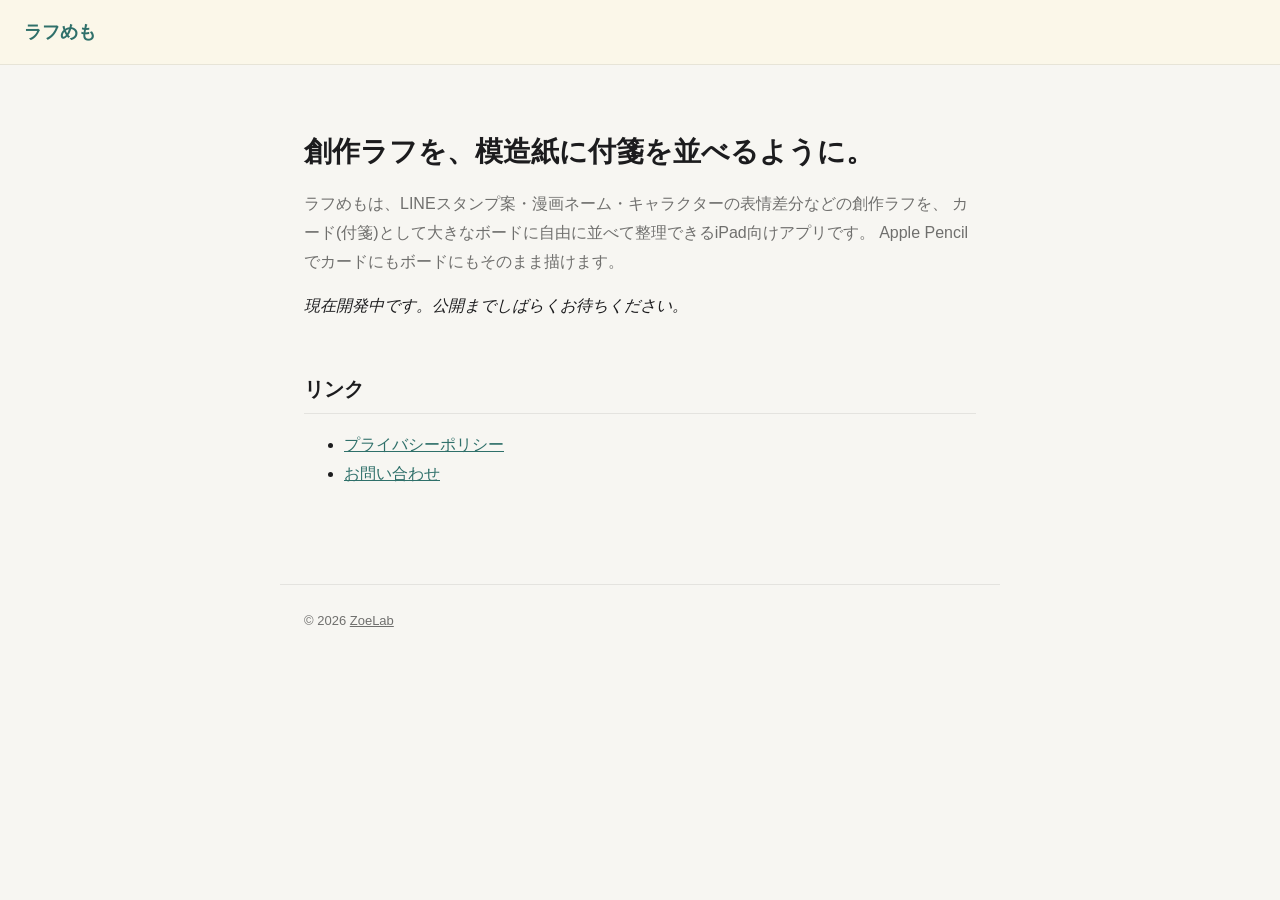
<file: index.html>
<!DOCTYPE html>
<html lang="ja">
<head>
  <meta charset="utf-8">
  <meta name="viewport" content="width=device-width, initial-scale=1">
  <title>ラフめも — 創作ラフを、模造紙に付箋を並べるように</title>
  <meta name="description" content="ラフめもは、LINEスタンプ案・漫画ネーム・表情差分などの創作ラフをカードとして大きなボードに並べて整理できるiPad向けアプリです。Apple Pencilでそのまま描けます。">
  <link rel="stylesheet" href="/style.css">
</head>
<body>
  <header>
    <a class="site-name" href="/">ラフめも</a>
  </header>
  <main>
    <h1>創作ラフを、模造紙に付箋を並べるように。</h1>
    <p class="lead">
      ラフめもは、LINEスタンプ案・漫画ネーム・キャラクターの表情差分などの創作ラフを、
      カード(付箋)として大きなボードに自由に並べて整理できるiPad向けアプリです。
      Apple Pencilでカードにもボードにもそのまま描けます。
    </p>
    <p><em>現在開発中です。公開までしばらくお待ちください。</em></p>

    <h2>リンク</h2>
    <ul>
      <li><a href="/privacy/">プライバシーポリシー</a></li>
      <li><a href="/support/">お問い合わせ</a></li>
    </ul>
  </main>
  <footer>
    &copy; 2026 <a href="https://zoelab.jp/">ZoeLab</a>
  </footer>
</body>
</html>
</file>
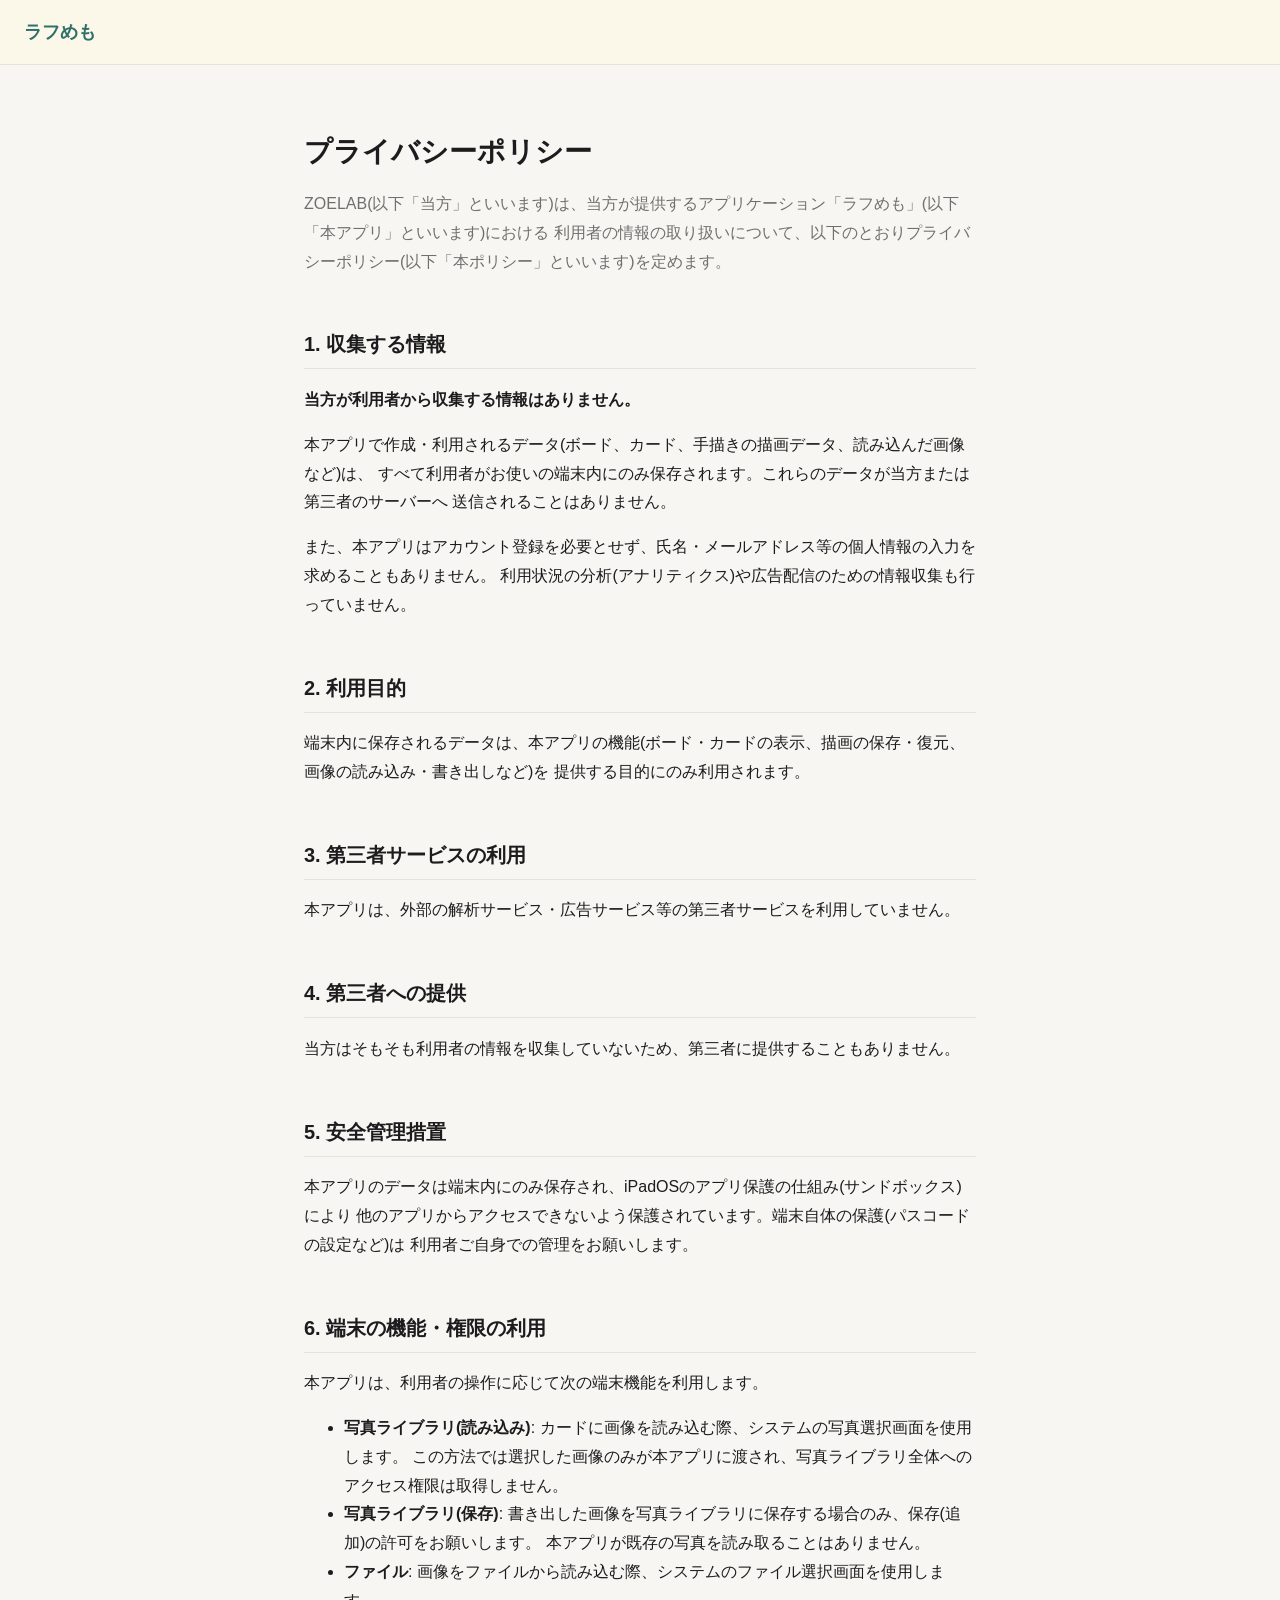
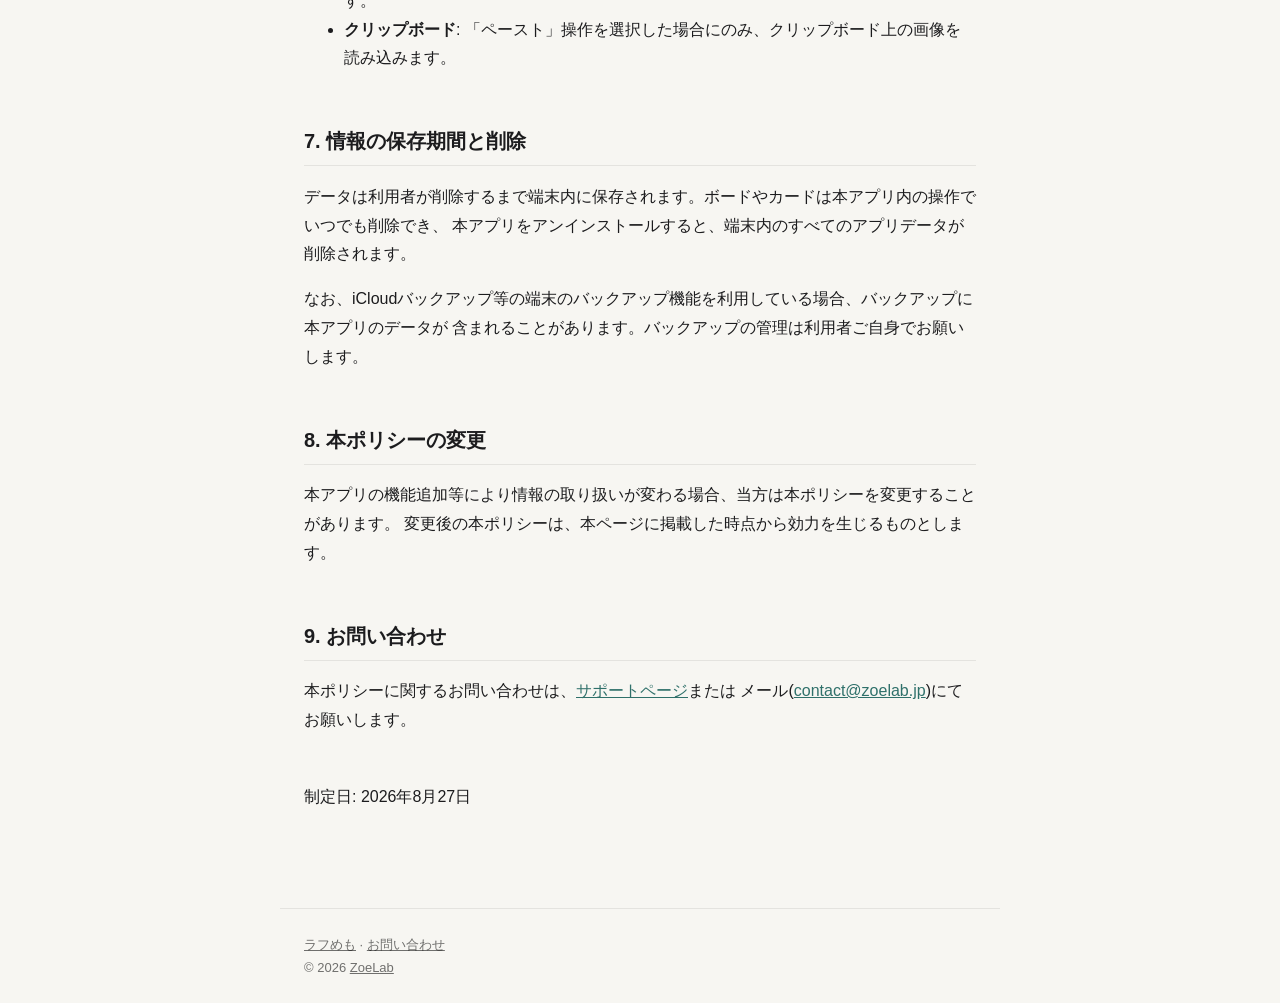
<file: privacy/index.html>
<!DOCTYPE html>
<html lang="ja">
<head>
  <meta charset="utf-8">
  <meta name="viewport" content="width=device-width, initial-scale=1">
  <title>プライバシーポリシー — ラフめも</title>
  <meta name="description" content="iPad向け創作ラフ整理アプリ「ラフめも」のプライバシーポリシーです。">
  <link rel="stylesheet" href="/style.css">
</head>
<body>
  <header>
    <a class="site-name" href="/">ラフめも</a>
  </header>
  <main>
    <h1>プライバシーポリシー</h1>
    <p class="lead">
      ZOELAB(以下「当方」といいます)は、当方が提供するアプリケーション「ラフめも」(以下「本アプリ」といいます)における
      利用者の情報の取り扱いについて、以下のとおりプライバシーポリシー(以下「本ポリシー」といいます)を定めます。
    </p>

    <h2>1. 収集する情報</h2>
    <p><strong>当方が利用者から収集する情報はありません。</strong></p>
    <p>
      本アプリで作成・利用されるデータ(ボード、カード、手描きの描画データ、読み込んだ画像など)は、
      すべて利用者がお使いの端末内にのみ保存されます。これらのデータが当方または第三者のサーバーへ
      送信されることはありません。
    </p>
    <p>
      また、本アプリはアカウント登録を必要とせず、氏名・メールアドレス等の個人情報の入力を求めることもありません。
      利用状況の分析(アナリティクス)や広告配信のための情報収集も行っていません。
    </p>

    <h2>2. 利用目的</h2>
    <p>
      端末内に保存されるデータは、本アプリの機能(ボード・カードの表示、描画の保存・復元、画像の読み込み・書き出しなど)を
      提供する目的にのみ利用されます。
    </p>

    <h2>3. 第三者サービスの利用</h2>
    <p>
      本アプリは、外部の解析サービス・広告サービス等の第三者サービスを利用していません。
    </p>

    <h2>4. 第三者への提供</h2>
    <p>
      当方はそもそも利用者の情報を収集していないため、第三者に提供することもありません。
    </p>

    <h2>5. 安全管理措置</h2>
    <p>
      本アプリのデータは端末内にのみ保存され、iPadOSのアプリ保護の仕組み(サンドボックス)により
      他のアプリからアクセスできないよう保護されています。端末自体の保護(パスコードの設定など)は
      利用者ご自身での管理をお願いします。
    </p>

    <h2>6. 端末の機能・権限の利用</h2>
    <p>本アプリは、利用者の操作に応じて次の端末機能を利用します。</p>
    <ul>
      <li>
        <strong>写真ライブラリ(読み込み)</strong>:
        カードに画像を読み込む際、システムの写真選択画面を使用します。
        この方法では選択した画像のみが本アプリに渡され、写真ライブラリ全体へのアクセス権限は取得しません。
      </li>
      <li>
        <strong>写真ライブラリ(保存)</strong>:
        書き出した画像を写真ライブラリに保存する場合のみ、保存(追加)の許可をお願いします。
        本アプリが既存の写真を読み取ることはありません。
      </li>
      <li>
        <strong>ファイル</strong>: 画像をファイルから読み込む際、システムのファイル選択画面を使用します。
      </li>
      <li>
        <strong>クリップボード</strong>: 「ペースト」操作を選択した場合にのみ、クリップボード上の画像を読み込みます。
      </li>
    </ul>

    <h2>7. 情報の保存期間と削除</h2>
    <p>
      データは利用者が削除するまで端末内に保存されます。ボードやカードは本アプリ内の操作でいつでも削除でき、
      本アプリをアンインストールすると、端末内のすべてのアプリデータが削除されます。
    </p>
    <p>
      なお、iCloudバックアップ等の端末のバックアップ機能を利用している場合、バックアップに本アプリのデータが
      含まれることがあります。バックアップの管理は利用者ご自身でお願いします。
    </p>

    <h2>8. 本ポリシーの変更</h2>
    <p>
      本アプリの機能追加等により情報の取り扱いが変わる場合、当方は本ポリシーを変更することがあります。
      変更後の本ポリシーは、本ページに掲載した時点から効力を生じるものとします。
    </p>

    <h2>9. お問い合わせ</h2>
    <p>
      本ポリシーに関するお問い合わせは、<a href="/support/">サポートページ</a>または
      メール(<a href="mailto:contact@zoelab.jp">contact@zoelab.jp</a>)にてお願いします。
    </p>

    <p style="margin-top: 3em;">制定日: 2026年8月27日</p>
  </main>
  <footer>
    <a href="/">ラフめも</a> · <a href="/support/">お問い合わせ</a><br>
    &copy; 2026 <a href="https://zoelab.jp/">ZoeLab</a>
  </footer>
</body>
</html>
</file>
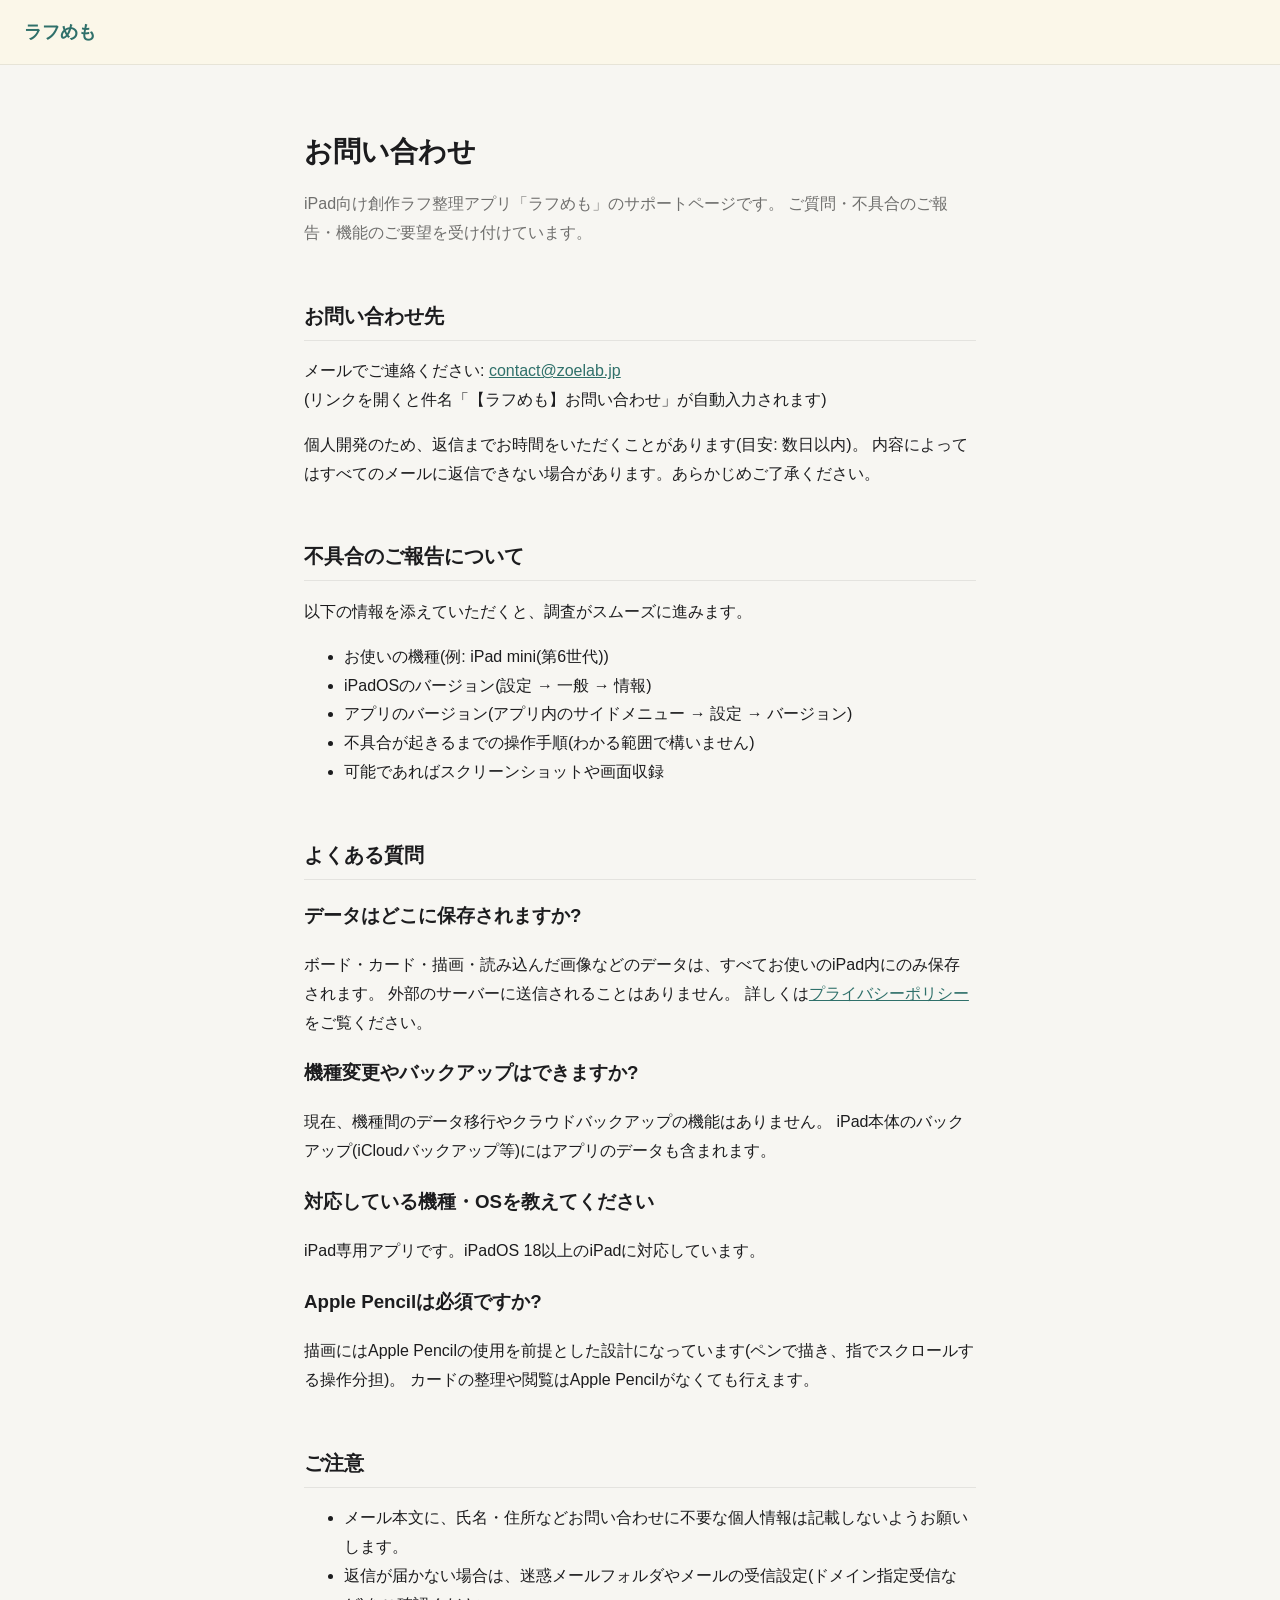
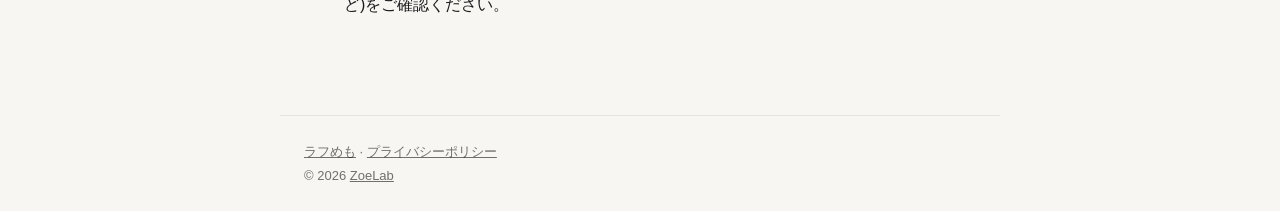
<file: support/index.html>
<!DOCTYPE html>
<html lang="ja">
<head>
  <meta charset="utf-8">
  <meta name="viewport" content="width=device-width, initial-scale=1">
  <title>お問い合わせ — ラフめも</title>
  <meta name="description" content="iPad向け創作ラフ整理アプリ「ラフめも」のサポートページです。お問い合わせ・不具合報告の窓口とよくある質問を掲載しています。">
  <link rel="stylesheet" href="/style.css">
</head>
<body>
  <header>
    <a class="site-name" href="/">ラフめも</a>
  </header>
  <main>
    <h1>お問い合わせ</h1>
    <p class="lead">
      iPad向け創作ラフ整理アプリ「ラフめも」のサポートページです。
      ご質問・不具合のご報告・機能のご要望を受け付けています。
    </p>

    <h2>お問い合わせ先</h2>
    <p>
      メールでご連絡ください:
      <a href="mailto:contact@zoelab.jp?subject=%E3%80%90%E3%83%A9%E3%83%95%E3%82%81%E3%82%82%E3%80%91%E3%81%8A%E5%95%8F%E3%81%84%E5%90%88%E3%82%8F%E3%81%9B">contact@zoelab.jp</a>
      <br>(リンクを開くと件名「【ラフめも】お問い合わせ」が自動入力されます)
    </p>
    <p>
      個人開発のため、返信までお時間をいただくことがあります(目安: 数日以内)。
      内容によってはすべてのメールに返信できない場合があります。あらかじめご了承ください。
    </p>

    <h2>不具合のご報告について</h2>
    <p>以下の情報を添えていただくと、調査がスムーズに進みます。</p>
    <ul>
      <li>お使いの機種(例: iPad mini(第6世代))</li>
      <li>iPadOSのバージョン(設定 → 一般 → 情報)</li>
      <li>アプリのバージョン(アプリ内のサイドメニュー → 設定 → バージョン)</li>
      <li>不具合が起きるまでの操作手順(わかる範囲で構いません)</li>
      <li>可能であればスクリーンショットや画面収録</li>
    </ul>

    <h2>よくある質問</h2>

    <h3>データはどこに保存されますか?</h3>
    <p>
      ボード・カード・描画・読み込んだ画像などのデータは、すべてお使いのiPad内にのみ保存されます。
      外部のサーバーに送信されることはありません。
      詳しくは<a href="/privacy/">プライバシーポリシー</a>をご覧ください。
    </p>

    <h3>機種変更やバックアップはできますか?</h3>
    <p>
      現在、機種間のデータ移行やクラウドバックアップの機能はありません。
      iPad本体のバックアップ(iCloudバックアップ等)にはアプリのデータも含まれます。
    </p>

    <h3>対応している機種・OSを教えてください</h3>
    <p>iPad専用アプリです。iPadOS 18以上のiPadに対応しています。</p>

    <h3>Apple Pencilは必須ですか?</h3>
    <p>
      描画にはApple Pencilの使用を前提とした設計になっています(ペンで描き、指でスクロールする操作分担)。
      カードの整理や閲覧はApple Pencilがなくても行えます。
    </p>

    <h2>ご注意</h2>
    <ul>
      <li>メール本文に、氏名・住所などお問い合わせに不要な個人情報は記載しないようお願いします。</li>
      <li>返信が届かない場合は、迷惑メールフォルダやメールの受信設定(ドメイン指定受信など)をご確認ください。</li>
    </ul>
  </main>
  <footer>
    <a href="/">ラフめも</a> · <a href="/privacy/">プライバシーポリシー</a><br>
    &copy; 2026 <a href="https://zoelab.jp/">ZoeLab</a>
  </footer>
</body>
</html>
</file>
<file: style.css>
/* ラフめも Webサイト共通スタイル(骨組み)。
   テーマカラーはアプリと同じ #2F706A、背景はボードのクリーム系。 */
:root {
  --accent: #2F706A;
  --accent-dark: #255C56;
  --bg: #F7F6F2;
  --paper: #FBF7E9;
  --text: #1C1C1E;
  --text-sub: rgba(0, 0, 0, 0.55);
  --hairline: rgba(0, 0, 0, 0.08);
}

* { box-sizing: border-box; }

body {
  margin: 0;
  font-family: -apple-system, BlinkMacSystemFont, "Hiragino Sans", "Hiragino Kaku Gothic ProN", sans-serif;
  background: var(--bg);
  color: var(--text);
  line-height: 1.8;
}

header {
  background: var(--paper);
  border-bottom: 1px solid var(--hairline);
  padding: 16px 24px;
}

header .site-name {
  color: var(--accent);
  font-weight: 700;
  font-size: 18px;
  text-decoration: none;
}

main {
  max-width: 720px;
  margin: 0 auto;
  padding: 48px 24px 80px;
}

h1 {
  font-size: 28px;
  line-height: 1.4;
}

h2 {
  font-size: 20px;
  margin-top: 2.5em;
  padding-bottom: 6px;
  border-bottom: 1px solid var(--hairline);
}

a { color: var(--accent); }
a:hover { color: var(--accent-dark); }

.lead { color: var(--text-sub); font-size: 16px; }

.button {
  display: inline-block;
  background: var(--accent);
  color: #fff;
  text-decoration: none;
  font-weight: 600;
  padding: 10px 20px;
  border-radius: 10px;
}
.button:hover { background: var(--accent-dark); color: #fff; }

footer {
  max-width: 720px;
  margin: 0 auto;
  padding: 24px;
  color: var(--text-sub);
  font-size: 13px;
  border-top: 1px solid var(--hairline);
}
footer a { color: var(--text-sub); }
</file>
